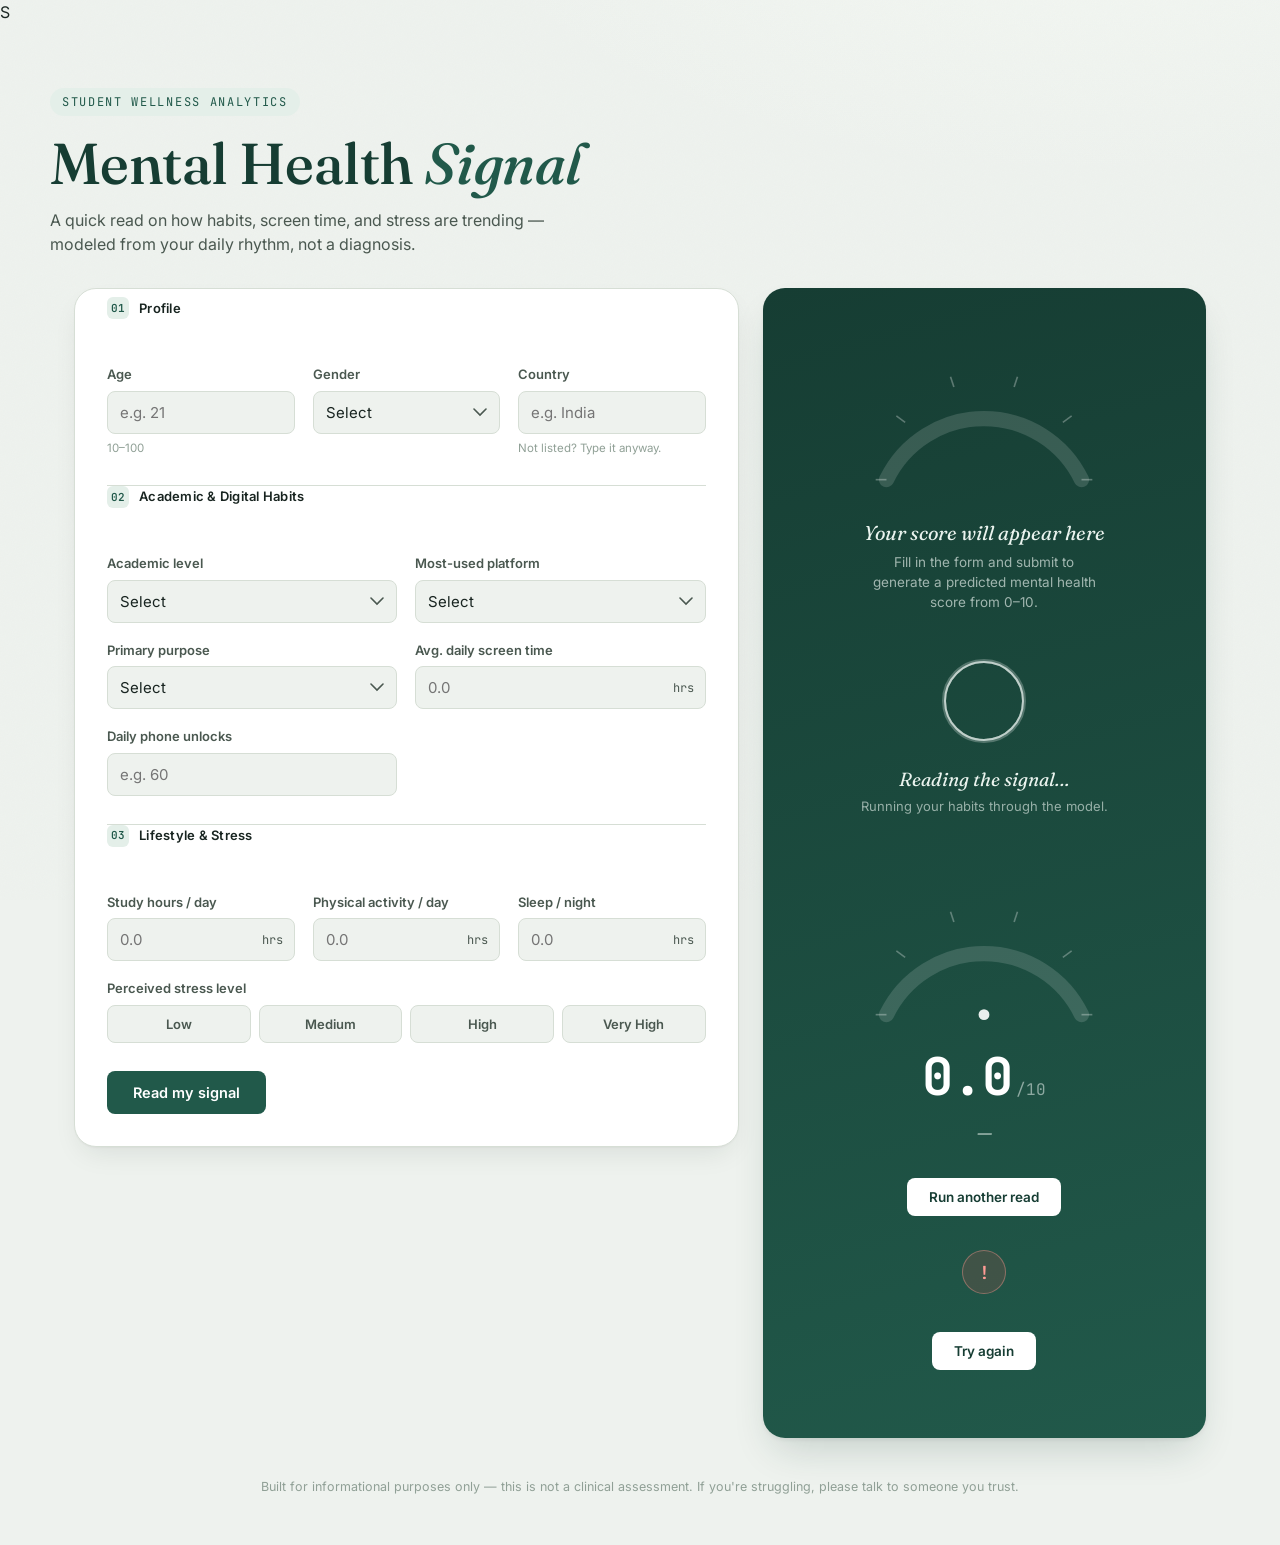
<file: index.html>
<!DOCTYPE html>
<html lang="en">
<head>
<meta charset="UTF-8" />
<meta name="viewport" content="width=device-width, initial-scale=1.0" />
<title>Mental Health Signal — Student Wellness Analytics</title>
<link rel="preconnect" href="https://fonts.googleapis.com">
<link rel="preconnect" href="https://fonts.gstatic.com" crossorigin>
<link href="https://fonts.googleapis.com/css2?family=Fraunces:ital,opsz,wght@0,9..144,400;0,9..144,500;0,9..144,600;1,9..144,500&family=Inter:wght@400;500;600;700&family=JetBrains+Mono:wght@400;500;700&display=swap" rel="stylesheet">
<link rel="stylesheet" href="style.css" />
</head>S
<body>

<div class="noise-overlay" aria-hidden="true"></div>

<header class="site-header">
  <div class="header-inner">
    <span class="eyebrow">Student Wellness Analytics</span>
    <h1 class="title">Mental Health <em>Signal</em></h1>
    <p class="subtitle">A quick read on how habits, screen time, and stress are trending — modeled from your daily rhythm, not a diagnosis.</p>
  </div>
</header>

<main class="layout">

  <!-- FORM PANEL -->
  <section class="panel form-panel" aria-labelledby="form-heading">
    <form id="predict-form" novalidate>

      <fieldset class="group">
        <legend><span class="legend-index">01</span> Profile</legend>
        <div class="grid grid-3">
          <div class="field">
            <label for="age">Age</label>
            <input type="number" id="age" name="age" min="10" max="100" step="1" required placeholder="e.g. 21" />
            <span class="hint">10–100</span>
            <span class="error-msg" data-for="age"></span>
          </div>
          <div class="field">
            <label for="gender">Gender</label>
            <select id="gender" name="gender" required>
              <option value="" disabled selected hidden>Select</option>
              <option value="Male">Male</option>
              <option value="Female">Female</option>
            </select>
            <span class="error-msg" data-for="gender"></span>
          </div>
          <div class="field">
            <label for="country">Country</label>
            <input type="text" id="country" name="country" list="country-list" required placeholder="e.g. India" autocomplete="off" />
            <datalist id="country-list">
              <option value="India"></option>
              <option value="USA"></option>
              <option value="Canada"></option>
              <option value="Australia"></option>
              <option value="UK"></option>
              <option value="Germany"></option>
              <option value="Mexico"></option>
              <option value="Turkey"></option>
              <option value="France"></option>
            </datalist>
            <span class="hint">Not listed? Type it anyway.</span>
            <span class="error-msg" data-for="country"></span>
          </div>
        </div>
      </fieldset>

      <fieldset class="group">
        <legend><span class="legend-index">02</span> Academic &amp; Digital Habits</legend>
        <div class="grid grid-2">
          <div class="field">
            <label for="academic_level">Academic level</label>
            <select id="academic_level" name="academic_level" required>
              <option value="" disabled selected hidden>Select</option>
              <option value="High School">High School</option>
              <option value="Undergraduate">Undergraduate</option>
              <option value="Graduate">Graduate</option>
            </select>
            <span class="error-msg" data-for="academic_level"></span>
          </div>
          <div class="field">
            <label for="most_used_platform">Most-used platform</label>
            <select id="most_used_platform" name="most_used_platform" required>
              <option value="" disabled selected hidden>Select</option>
              <option value="Facebook">Facebook</option>
              <option value="Instagram">Instagram</option>
              <option value="Snapchat">Snapchat</option>
              <option value="Twitter">Twitter</option>
              <option value="YouTube">YouTube</option>
              <option value="TikTok">TikTok</option>
              <option value="LinkedIn">LinkedIn</option>
              <option value="LINE">LINE</option>
              <option value="KakaoTalk">KakaoTalk</option>
              <option value="VKontakte">VKontakte</option>
              <option value="WhatsApp">WhatsApp</option>
              <option value="WeChat">WeChat</option>
            </select>
            <span class="error-msg" data-for="most_used_platform"></span>
          </div>
          <div class="field">
            <label for="purpose_of_use">Primary purpose</label>
            <select id="purpose_of_use" name="purpose_of_use" required>
              <option value="" disabled selected hidden>Select</option>
              <option value="Networking">Networking</option>
              <option value="Education">Education</option>
              <option value="Entertainment">Entertainment</option>
              <option value="News">News</option>
            </select>
            <span class="error-msg" data-for="purpose_of_use"></span>
          </div>
          <div class="field">
            <label for="avg_daily_usage_hours">Avg. daily screen time</label>
            <div class="unit-input">
              <input type="number" id="avg_daily_usage_hours" name="avg_daily_usage_hours" min="0" max="24" step="0.1" required placeholder="0.0" />
              <span class="unit">hrs</span>
            </div>
            <span class="error-msg" data-for="avg_daily_usage_hours"></span>
          </div>
          <div class="field">
            <label for="daily_unlocks">Daily phone unlocks</label>
            <input type="number" id="daily_unlocks" name="daily_unlocks" min="0" step="1" required placeholder="e.g. 60" />
            <span class="error-msg" data-for="daily_unlocks"></span>
          </div>
        </div>
      </fieldset>

      <fieldset class="group">
        <legend><span class="legend-index">03</span> Lifestyle &amp; Stress</legend>
        <div class="grid grid-3">
          <div class="field">
            <label for="study_hours">Study hours / day</label>
            <div class="unit-input">
              <input type="number" id="study_hours" name="study_hours" min="0" max="24" step="0.1" required placeholder="0.0" />
              <span class="unit">hrs</span>
            </div>
            <span class="error-msg" data-for="study_hours"></span>
          </div>
          <div class="field">
            <label for="physical_activity_hours">Physical activity / day</label>
            <div class="unit-input">
              <input type="number" id="physical_activity_hours" name="physical_activity_hours" min="0" max="24" step="0.1" required placeholder="0.0" />
              <span class="unit">hrs</span>
            </div>
            <span class="error-msg" data-for="physical_activity_hours"></span>
          </div>
          <div class="field">
            <label for="sleep_hours_per_night">Sleep / night</label>
            <div class="unit-input">
              <input type="number" id="sleep_hours_per_night" name="sleep_hours_per_night" min="0" max="24" step="0.1" required placeholder="0.0" />
              <span class="unit">hrs</span>
            </div>
            <span class="error-msg" data-for="sleep_hours_per_night"></span>
          </div>
          <div class="field field-span">
            <label for="stress_level">Perceived stress level</label>
            <div class="segmented" id="stress_level_group" data-name="stress_level">
              <button type="button" class="seg-btn" data-value="Low">Low</button>
              <button type="button" class="seg-btn" data-value="Medium">Medium</button>
              <button type="button" class="seg-btn" data-value="High">High</button>
              <button type="button" class="seg-btn" data-value="Very High">Very High</button>
            </div>
            <input type="hidden" id="stress_level" name="stress_level" required />
            <span class="error-msg" data-for="stress_level"></span>
          </div>
        </div>
      </fieldset>

      <div class="form-footer">
        <button type="submit" class="submit-btn" id="submit-btn">
          <span class="btn-label">Read my signal</span>
          <span class="btn-spinner" aria-hidden="true"></span>
        </button>
      </div>
    </form>
  </section>

  <!-- RESULT PANEL -->
  <aside class="panel result-panel" aria-live="polite">
    <div class="result-inner" id="result-inner">

      <div class="state state-idle" id="state-idle">
        <svg class="gauge gauge-idle" viewBox="0 0 240 160" aria-hidden="true">
          <path class="gauge-track" d="M 30 140 A 100 100 0 0 1 210 140" />
          <g class="gauge-ticks"></g>
        </svg>
        <p class="idle-label">Your score will appear here</p>
        <p class="idle-copy">Fill in the form and submit to generate a predicted mental health score from 0–10.</p>
      </div>

      <div class="state state-loading" id="state-loading" hidden>
        <div class="pulse-ring"></div>
        <p class="loading-label">Reading the signal…</p>
        <p class="loading-copy">Running your habits through the model.</p>
      </div>

      <div class="state state-result" id="state-result" hidden>
        <svg class="gauge gauge-result" viewBox="0 0 240 160" aria-hidden="true">
          <defs>
            <linearGradient id="gaugeGradient" x1="0%" y1="0%" x2="100%" y2="0%">
              <stop offset="0%" stop-color="#D9534F"/>
              <stop offset="45%" stop-color="#E3B341"/>
              <stop offset="100%" stop-color="#4C9A78"/>
            </linearGradient>
          </defs>
          <path class="gauge-track" d="M 30 140 A 100 100 0 0 1 210 140" />
          <path class="gauge-fill" id="gauge-fill" d="M 30 140 A 100 100 0 0 1 210 140" />
          <g class="gauge-ticks"></g>
          <circle class="gauge-needle-hub" cx="120" cy="140" r="5" />
        </svg>
        <div class="score-readout">
          <span class="score-number" id="score-number">0.0</span>
          <span class="score-max">/10</span>
        </div>
        <p class="score-band" id="score-band">—</p>
        <p class="score-context" id="score-context"></p>
        <button type="button" class="reset-btn" id="reset-btn">Run another read</button>
      </div>

      <div class="state state-error" id="state-error" hidden>
        <div class="error-icon" aria-hidden="true">!</div>
        <p class="error-copy" id="error-copy"></p>
        <button type="button" class="reset-btn" id="error-retry-btn">Try again</button>
      </div>

    </div>
  </aside>

</main>

<footer class="site-footer">
  <p>Built for informational purposes only — this is not a clinical assessment. If you're struggling, please talk to someone you trust.</p>
</footer>

<script src="script.js"></script>
</body>
</html>
</file>
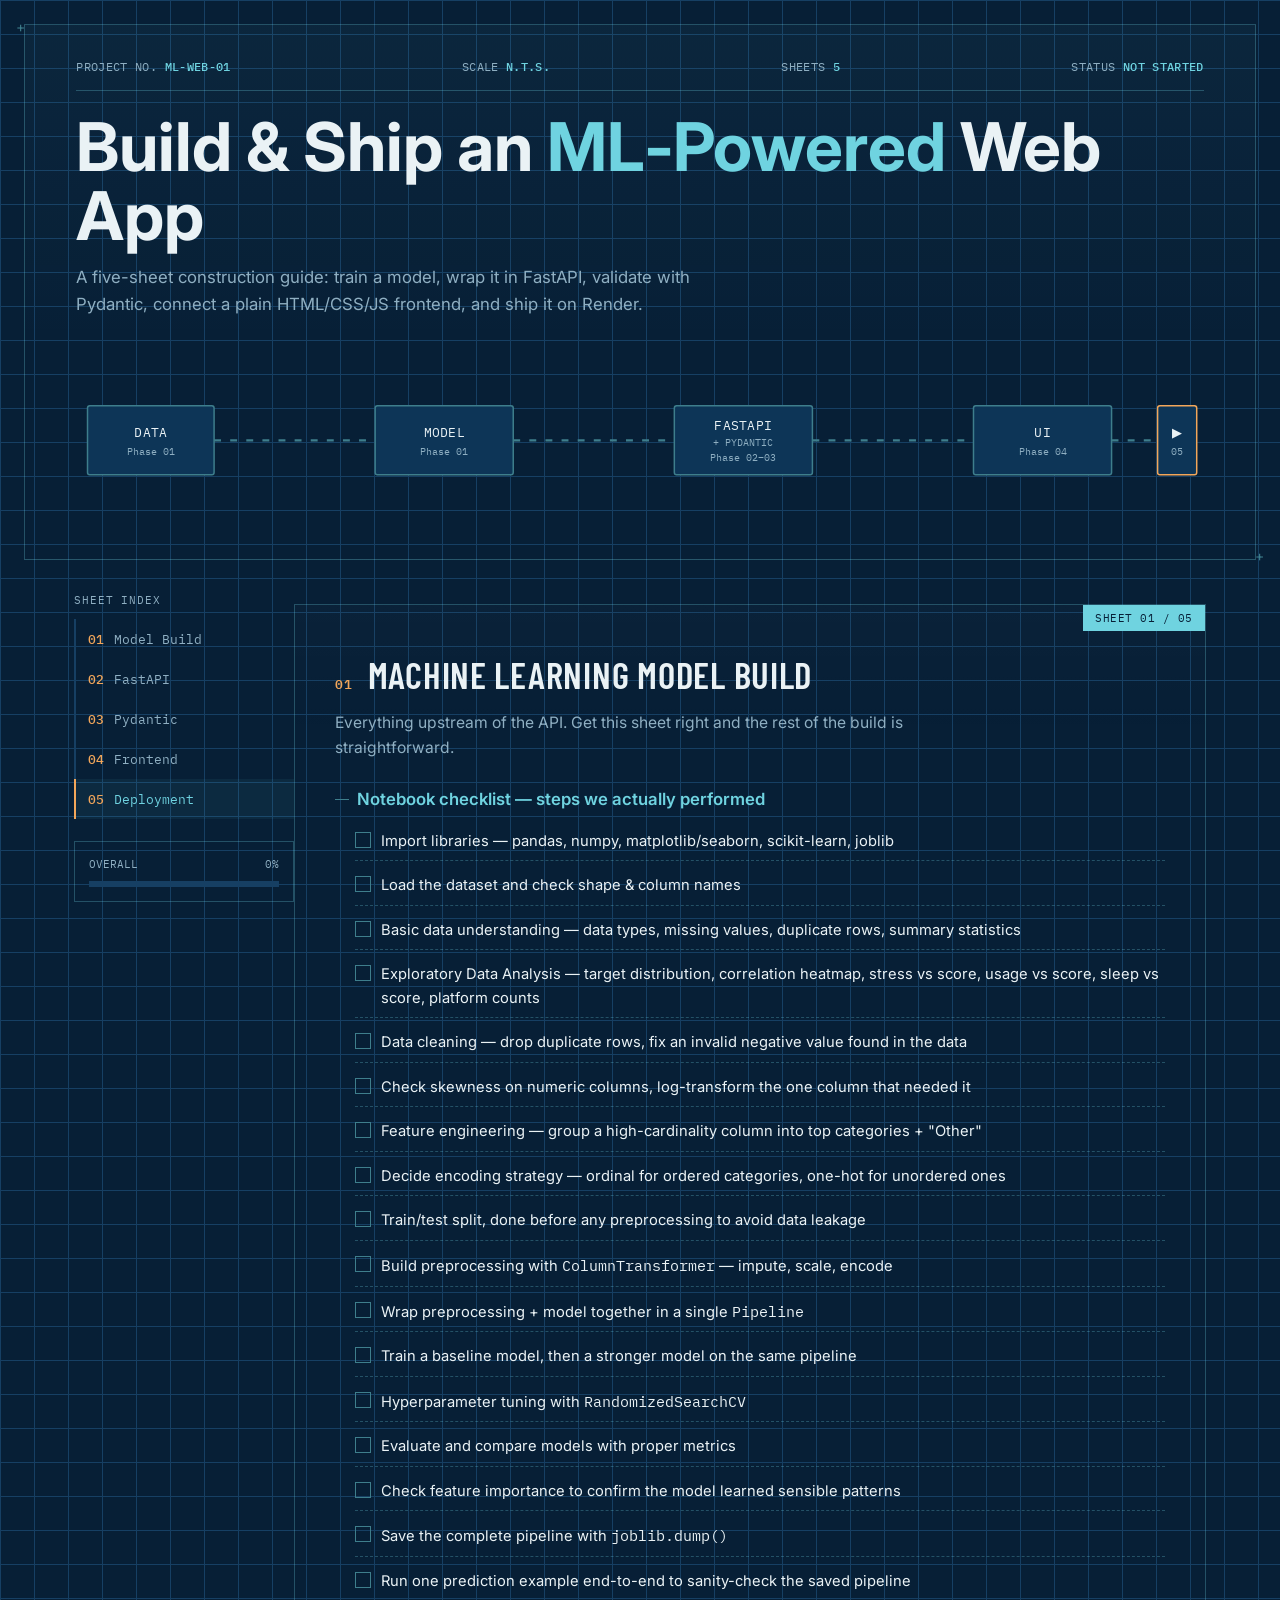
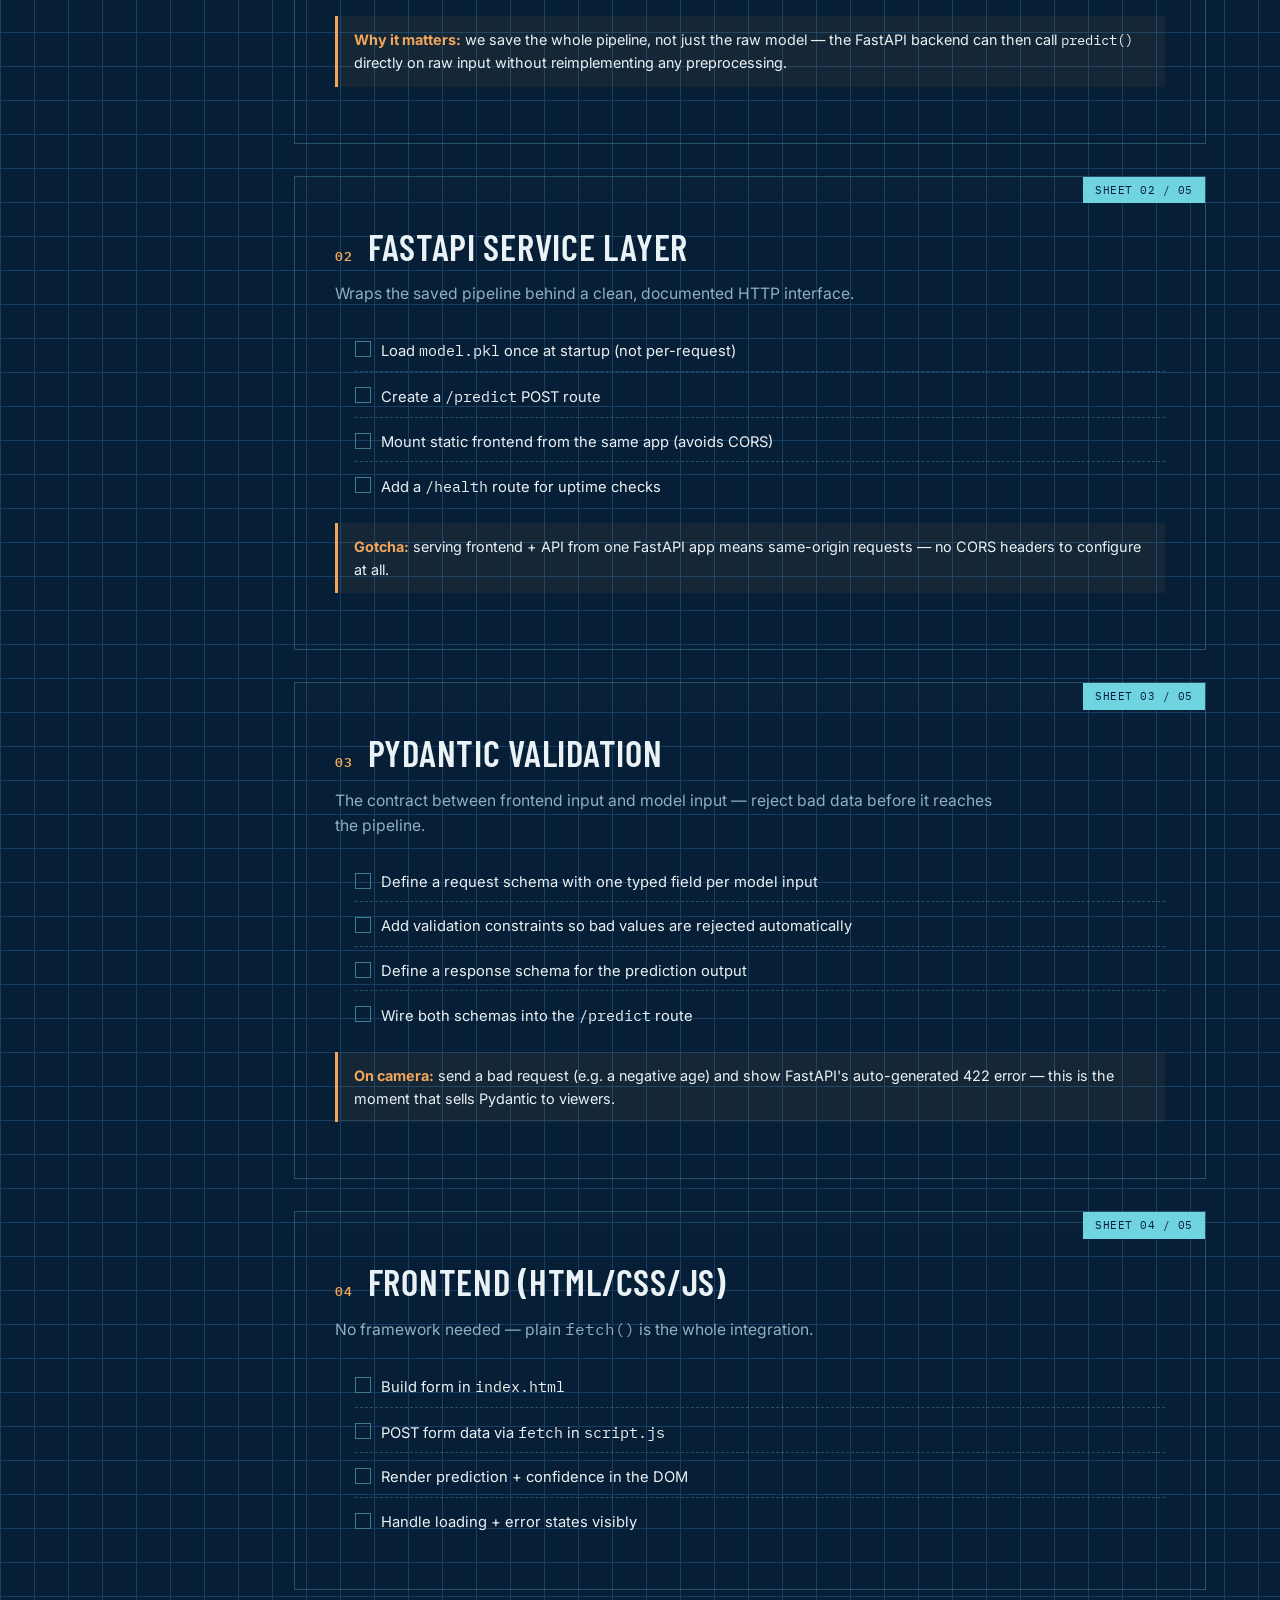
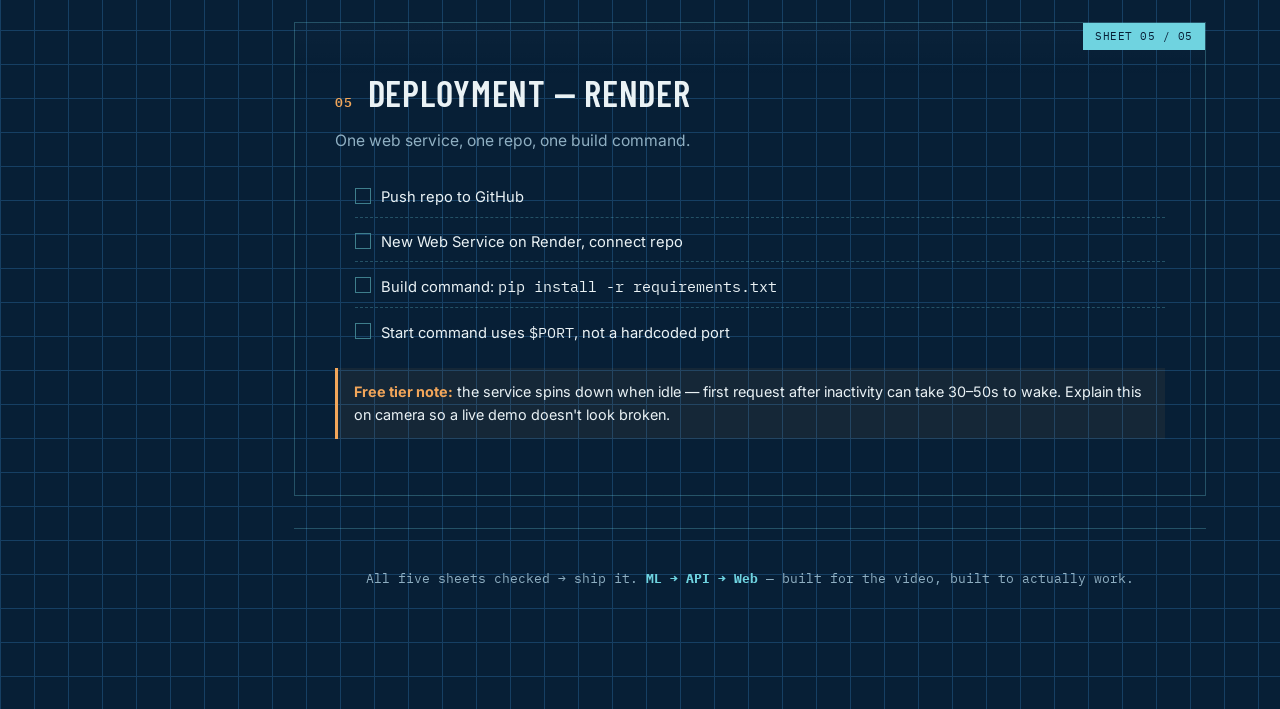
<file: ML_Project.html>
<!DOCTYPE html>
<html lang="en">
<head>
<meta charset="UTF-8">
<meta name="viewport" content="width=device-width, initial-scale=1.0">
<title>ML → API → Web — Build Blueprint</title>
<link rel="preconnect" href="https://fonts.googleapis.com">
<link href="https://fonts.googleapis.com/css2?family=Barlow+Condensed:wght@500;600;700&family=Inter:wght@400;500;600&family=IBM+Plex+Mono:wght@400;500&display=swap" rel="stylesheet">
<style>
  :root{
    --navy:#0A2E4D;
    --navy-deep:#071F36;
    --grid:#163F63;
    --cyan:#6FD3E0;
    --cyan-dim:#3E7E8C;
    --paper:#EAF2F5;
    --slate:#8FAFC2;
    --amber:#F2A65A;
    --sheet:#0D3557;
    --line:rgba(111,211,224,0.28);
  }
  *{box-sizing:border-box; margin:0; padding:0;}
  html{scroll-behavior:smooth;}
  body{
    background:var(--navy-deep);
    background-image:
      linear-gradient(var(--grid) 1px, transparent 1px),
      linear-gradient(90deg, var(--grid) 1px, transparent 1px);
    background-size:34px 34px;
    color:var(--paper);
    font-family:'Inter', sans-serif;
    line-height:1.6;
  }
  ::selection{background:var(--amber); color:var(--navy-deep);}
  a{color:var(--cyan);}

  .display{font-family:'Barlow Condensed', sans-serif; text-transform:uppercase; letter-spacing:0.04em;}
  code, .mono{font-family:'IBM Plex Mono', monospace;}

  /* ===== Title block / hero ===== */
  .titleblock{
    border:1px solid var(--line);
    margin:24px;
    padding:32px clamp(20px,4vw,56px);
    position:relative;
    background:linear-gradient(180deg, rgba(111,211,224,0.04), transparent 60%);
  }
  .titleblock::before, .titleblock::after{
    content:'+'; position:absolute; color:var(--cyan-dim); font-size:14px;
  }
  .titleblock::before{top:-9px; left:-9px;}
  .titleblock::after{bottom:-9px; right:-9px;}
  .stamp-row{
    display:flex; justify-content:space-between; flex-wrap:wrap; gap:12px;
    font-family:'IBM Plex Mono', monospace; font-size:12px; color:var(--slate);
    border-bottom:1px solid var(--line); padding-bottom:14px; margin-bottom:22px;
    letter-spacing:0.03em;
  }
  .stamp-row span b{color:var(--cyan); font-weight:500;}
  h1.proj-title{
    font-size:clamp(2.2rem, 5.5vw, 4.2rem);
    line-height:1.02; font-weight:700; color:var(--paper);
  }
  h1.proj-title em{color:var(--cyan); font-style:normal;}
  .proj-sub{color:var(--slate); font-size:1.05rem; margin-top:14px; max-width:640px;}

  /* ===== schematic pipeline ===== */
  .schematic{margin-top:36px; overflow-x:auto;}
  .schematic svg{width:100%; min-width:560px; height:auto; display:block;}
  .flow-line{stroke:var(--cyan-dim); stroke-width:2; fill:none; stroke-dasharray:6 8;
    animation:flow 1.6s linear infinite;}
  @keyframes flow{to{stroke-dashoffset:-56;}}
  .node-box{fill:var(--sheet); stroke:var(--cyan-dim); stroke-width:1.3;}
  .node-box.active{stroke:var(--amber);}
  .node-label{font-family:'IBM Plex Mono', monospace; font-size:11px; fill:var(--paper); letter-spacing:0.02em;}
  .node-sub{font-family:'IBM Plex Mono', monospace; font-size:9px; fill:var(--slate);}

  /* ===== layout ===== */
  .layout{display:grid; grid-template-columns:220px 1fr; gap:0; max-width:1180px; margin:0 auto; padding:0 24px 80px;}
  @media (max-width:860px){ .layout{grid-template-columns:1fr;} }

  /* sidebar */
  .sidebar{position:sticky; top:20px; align-self:start; height:fit-content; padding-top:8px;}
  @media (max-width:860px){
    .sidebar{position:relative; top:0; display:flex; overflow-x:auto; gap:8px; padding:12px 0; margin-bottom:8px;}
  }
  .sheet-index{font-family:'IBM Plex Mono', monospace; font-size:11px; color:var(--slate); text-transform:uppercase; letter-spacing:0.08em; margin-bottom:10px;}
  .nav-item{
    display:flex; align-items:center; gap:10px;
    padding:10px 12px; border-left:2px solid var(--grid);
    font-family:'IBM Plex Mono', monospace; font-size:12.5px; color:var(--slate);
    cursor:pointer; text-decoration:none; transition:.15s;
    white-space:nowrap;
  }
  .nav-item:hover{color:var(--paper); border-left-color:var(--cyan-dim);}
  .nav-item.active{color:var(--cyan); border-left-color:var(--amber); background:rgba(111,211,224,0.06);}
  .nav-item .num{color:var(--amber); font-weight:500;}
  .progress-wrap{margin-top:22px; padding:14px; border:1px solid var(--line);}
  .progress-wrap .label{font-family:'IBM Plex Mono', monospace; font-size:10.5px; color:var(--slate); display:flex; justify-content:space-between; margin-bottom:8px;}
  .progress-bar{height:6px; background:var(--grid); position:relative; overflow:hidden;}
  .progress-fill{height:100%; background:var(--amber); width:0%; transition:width .35s ease;}

  /* main sheets */
  .sheet{
    border:1px solid var(--line); margin:20px 0 32px; padding:clamp(20px,3.5vw,40px);
    position:relative; scroll-margin-top:20px;
    background:linear-gradient(180deg, rgba(255,255,255,0.015), transparent 12%);
  }
  .sheet-corner{
    position:absolute; top:0; right:0; font-family:'IBM Plex Mono', monospace;
    font-size:10.5px; color:var(--navy-deep); background:var(--cyan);
    padding:5px 12px; letter-spacing:0.05em;
  }
  .sheet h2{
    font-family:'Barlow Condensed', sans-serif; text-transform:uppercase; letter-spacing:0.02em;
    font-size:clamp(1.6rem,3vw,2.3rem); color:var(--paper); font-weight:600;
    display:flex; align-items:baseline; gap:14px; margin-bottom:6px;
  }
  .sheet h2 .tag{font-family:'IBM Plex Mono',monospace; font-size:13px; color:var(--amber); letter-spacing:0.1em;}
  .sheet .deck{color:var(--slate); font-size:.98rem; margin-bottom:26px; max-width:680px;}
  .sheet h3{font-size:1.05rem; color:var(--cyan); font-weight:600; margin:26px 0 10px; display:flex; align-items:center; gap:8px;}
  .sheet h3::before{content:''; width:14px; height:1px; background:var(--cyan-dim); display:inline-block;}
  .sheet p{color:var(--paper); font-size:.95rem; margin-bottom:10px; max-width:700px;}
  .sheet ul{margin:8px 0 8px 20px; color:var(--paper); font-size:.94rem;}
  .sheet ul li{margin-bottom:6px;}
  .sheet ul li b{color:var(--cyan);}

  /* checklist */
  .checklist{list-style:none; margin:12px 0 4px; padding:0;}
  .checklist li{
    display:flex; align-items:flex-start; gap:10px; padding:7px 0;
    border-bottom:1px dashed var(--line); font-size:.92rem;
  }
  .checklist li:last-child{border-bottom:none;}
  .checklist input[type=checkbox]{
    appearance:none; width:16px; height:16px; min-width:16px; margin-top:2px;
    border:1px solid var(--cyan-dim); background:transparent; cursor:pointer; position:relative;
  }
  .checklist input[type=checkbox]:checked{background:var(--amber); border-color:var(--amber);}
  .checklist input[type=checkbox]:checked::after{
    content:'✓'; position:absolute; top:-3px; left:2px; font-size:12px; color:var(--navy-deep);
  }
  .checklist label{cursor:pointer;}
  .checklist li.done label{color:var(--slate); text-decoration:line-through;}

  /* code blocks */
  .code-wrap{position:relative; margin:14px 0 18px;}
  pre{
    background:var(--navy-deep); border:1px solid var(--line); padding:16px 18px;
    overflow-x:auto; font-size:.83rem; color:#CFE9EE; border-left:3px solid var(--cyan-dim);
  }
  .copy-btn{
    position:absolute; top:8px; right:8px; font-family:'IBM Plex Mono',monospace; font-size:10.5px;
    background:var(--sheet); color:var(--slate); border:1px solid var(--line);
    padding:4px 9px; cursor:pointer; letter-spacing:.04em; transition:.15s;
  }
  .copy-btn:hover{color:var(--cyan); border-color:var(--cyan-dim);}
  .copy-btn.copied{color:var(--amber); border-color:var(--amber);}

  /* accordion */
  .accordion{border:1px solid var(--line); margin:14px 0;}
  .accordion-head{
    display:flex; justify-content:space-between; align-items:center; cursor:pointer;
    padding:12px 16px; font-family:'IBM Plex Mono', monospace; font-size:.85rem; color:var(--cyan);
    user-select:none;
  }
  .accordion-head .plus{color:var(--amber); transition:transform .2s;}
  .accordion.open .plus{transform:rotate(45deg);}
  .accordion-body{max-height:0; overflow:hidden; transition:max-height .3s ease; padding:0 16px;}
  .accordion.open .accordion-body{padding:4px 16px 16px;}

  /* tabs */
  .tabs{display:flex; gap:4px; margin:16px 0 0; flex-wrap:wrap;}
  .tab-btn{
    font-family:'IBM Plex Mono',monospace; font-size:.78rem; padding:8px 14px;
    background:var(--sheet); color:var(--slate); border:1px solid var(--line); cursor:pointer;
  }
  .tab-btn.active{color:var(--navy-deep); background:var(--cyan); border-color:var(--cyan);}
  .tab-panel{display:none; border:1px solid var(--line); border-top:none; padding:16px;}
  .tab-panel.active{display:block;}

  .callout{
    border-left:3px solid var(--amber); background:rgba(242,166,90,0.06);
    padding:12px 16px; margin:16px 0; font-size:.9rem; color:var(--paper);
  }
  .callout b{color:var(--amber);}

  footer{
    text-align:center; padding:40px 24px; color:var(--slate); font-family:'IBM Plex Mono', monospace;
    font-size:.8rem; border-top:1px solid var(--line); margin-top:20px;
  }
  footer b{color:var(--cyan);}
</style>
</head>
<body>

<div class="titleblock">
  <div class="stamp-row">
    <span>PROJECT NO. <b>ML-WEB-01</b></span>
    <span>SCALE <b>N.T.S.</b></span>
    <span>SHEETS <b id="sheetCountLabel">5</b></span>
    <span>STATUS <b id="statusStamp">IN PROGRESS</b></span>
  </div>
  <h1 class="proj-title">Build &amp; Ship an <em>ML‑Powered</em> Web App</h1>
  <p class="proj-sub">A five-sheet construction guide: train a model, wrap it in FastAPI, validate with Pydantic, connect a plain HTML/CSS/JS frontend, and ship it on Render.</p>

  <div class="schematic">
    <svg viewBox="0 0 980 150" id="pipelineSvg">
      <!-- connecting lines -->
      <path class="flow-line" d="M120,75 L260,75"></path>
      <path class="flow-line" d="M380,75 L520,75"></path>
      <path class="flow-line" d="M640,75 L780,75"></path>
      <path class="flow-line" d="M900,75 L940,75"></path>
      <!-- nodes -->
      <g id="node-0"><rect class="node-box" x="10" y="45" width="110" height="60" rx="2"></rect>
        <text class="node-label" x="65" y="72" text-anchor="middle">DATA</text>
        <text class="node-sub" x="65" y="88" text-anchor="middle">Phase 01</text></g>
      <g id="node-1"><rect class="node-box" x="260" y="45" width="120" height="60" rx="2"></rect>
        <text class="node-label" x="320" y="72" text-anchor="middle">MODEL</text>
        <text class="node-sub" x="320" y="88" text-anchor="middle">Phase 01</text></g>
      <g id="node-2"><rect class="node-box" x="520" y="45" width="120" height="60" rx="2"></rect>
        <text class="node-label" x="580" y="66" text-anchor="middle">FASTAPI</text>
        <text class="node-sub" x="580" y="80" text-anchor="middle">+ PYDANTIC</text>
        <text class="node-sub" x="580" y="93" text-anchor="middle">Phase 02–03</text></g>
      <g id="node-3"><rect class="node-box" x="780" y="45" width="120" height="60" rx="2"></rect>
        <text class="node-label" x="840" y="72" text-anchor="middle">UI</text>
        <text class="node-sub" x="840" y="88" text-anchor="middle">Phase 04</text></g>
      <g id="node-4"><rect class="node-box" x="940" y="45" width="34" height="60" rx="2"></rect>
        <text class="node-label" x="957" y="72" text-anchor="middle" font-size="9">▶</text>
        <text class="node-sub" x="957" y="88" text-anchor="middle">05</text></g>
    </svg>
  </div>
</div>

<div class="layout">
  <aside class="sidebar">
    <div class="sheet-index">Sheet Index</div>
    <a class="nav-item" data-target="phase1"><span class="num">01</span> Model Build</a>
    <a class="nav-item" data-target="phase2"><span class="num">02</span> FastAPI</a>
    <a class="nav-item" data-target="phase3"><span class="num">03</span> Pydantic</a>
    <a class="nav-item" data-target="phase4"><span class="num">04</span> Frontend</a>
    <a class="nav-item" data-target="phase5"><span class="num">05</span> Deployment</a>

    <div class="progress-wrap">
      <div class="label"><span>OVERALL</span><span id="overallPct">0%</span></div>
      <div class="progress-bar"><div class="progress-fill" id="overallFill"></div></div>
    </div>
  </aside>

  <main>

    <!-- PHASE 1 -->
    <section class="sheet" id="phase1">
      <div class="sheet-corner">SHEET 01 / 05</div>
      <h2><span class="tag">01</span> Machine Learning Model Build</h2>
      <p class="deck">Everything upstream of the API. Get this sheet right and the rest of the build is straightforward.</p>

      <h3>Notebook checklist — steps we actually performed</h3>
      <ul class="checklist" data-phase="1">
        <li><input type="checkbox" id="c1-1"><label for="c1-1">Import libraries — pandas, numpy, matplotlib/seaborn, scikit-learn, joblib</label></li>
        <li><input type="checkbox" id="c1-2"><label for="c1-2">Load the dataset and check shape &amp; column names</label></li>
        <li><input type="checkbox" id="c1-3"><label for="c1-3">Basic data understanding — data types, missing values, duplicate rows, summary statistics</label></li>
        <li><input type="checkbox" id="c1-4"><label for="c1-4">Exploratory Data Analysis — target distribution, correlation heatmap, stress vs score, usage vs score, sleep vs score, platform counts</label></li>
        <li><input type="checkbox" id="c1-5"><label for="c1-5">Data cleaning — drop duplicate rows, fix an invalid negative value found in the data</label></li>
        <li><input type="checkbox" id="c1-6"><label for="c1-6">Check skewness on numeric columns, log-transform the one column that needed it</label></li>
        <li><input type="checkbox" id="c1-7"><label for="c1-7">Feature engineering — group a high-cardinality column into top categories + "Other"</label></li>
        <li><input type="checkbox" id="c1-8"><label for="c1-8">Decide encoding strategy — ordinal for ordered categories, one-hot for unordered ones</label></li>
        <li><input type="checkbox" id="c1-9"><label for="c1-9">Train/test split, done before any preprocessing to avoid data leakage</label></li>
        <li><input type="checkbox" id="c1-10"><label for="c1-10">Build preprocessing with <code>ColumnTransformer</code> — impute, scale, encode</label></li>
        <li><input type="checkbox" id="c1-11"><label for="c1-11">Wrap preprocessing + model together in a single <code>Pipeline</code></label></li>
        <li><input type="checkbox" id="c1-12"><label for="c1-12">Train a baseline model, then a stronger model on the same pipeline</label></li>
        <li><input type="checkbox" id="c1-13"><label for="c1-13">Hyperparameter tuning with <code>RandomizedSearchCV</code></label></li>
        <li><input type="checkbox" id="c1-14"><label for="c1-14">Evaluate and compare models with proper metrics</label></li>
        <li><input type="checkbox" id="c1-15"><label for="c1-15">Check feature importance to confirm the model learned sensible patterns</label></li>
        <li><input type="checkbox" id="c1-16"><label for="c1-16">Save the complete pipeline with <code>joblib.dump()</code></label></li>
        <li><input type="checkbox" id="c1-17"><label for="c1-17">Run one prediction example end-to-end to sanity-check the saved pipeline</label></li>
      </ul>

      <div class="callout"><b>Why it matters:</b> we save the whole pipeline, not just the raw model — the FastAPI backend can then call <code>predict()</code> directly on raw input without reimplementing any preprocessing.</div>
    </section>

    <!-- PHASE 2 -->
    <section class="sheet" id="phase2">
      <div class="sheet-corner">SHEET 02 / 05</div>
      <h2><span class="tag">02</span> FastAPI Service Layer</h2>
      <p class="deck">Wraps the saved pipeline behind a clean, documented HTTP interface.</p>

      <ul class="checklist" data-phase="2">
        <li><input type="checkbox" id="c2-1"><label for="c2-1">Load <code>model.pkl</code> once at startup (not per-request)</label></li>
        <li><input type="checkbox" id="c2-2"><label for="c2-2">Create a <code>/predict</code> POST route</label></li>
        <li><input type="checkbox" id="c2-3"><label for="c2-3">Mount static frontend from the same app (avoids CORS)</label></li>
        <li><input type="checkbox" id="c2-4"><label for="c2-4">Add a <code>/health</code> route for uptime checks</label></li>
      </ul>

      <div class="callout"><b>Gotcha:</b> serving frontend + API from one FastAPI app means same-origin requests — no CORS headers to configure at all.</div>
    </section>

    <!-- PHASE 3 -->
    <section class="sheet" id="phase3">
      <div class="sheet-corner">SHEET 03 / 05</div>
      <h2><span class="tag">03</span> Pydantic Validation</h2>
      <p class="deck">The contract between frontend input and model input — reject bad data before it reaches the pipeline.</p>

      <ul class="checklist" data-phase="3">
        <li><input type="checkbox" id="c3-1"><label for="c3-1">Define a request schema with one typed field per model input</label></li>
        <li><input type="checkbox" id="c3-2"><label for="c3-2">Add validation constraints so bad values are rejected automatically</label></li>
        <li><input type="checkbox" id="c3-3"><label for="c3-3">Define a response schema for the prediction output</label></li>
        <li><input type="checkbox" id="c3-4"><label for="c3-4">Wire both schemas into the <code>/predict</code> route</label></li>
      </ul>

      <div class="callout"><b>On camera:</b> send a bad request (e.g. a negative age) and show FastAPI's auto-generated 422 error — this is the moment that sells Pydantic to viewers.</div>
    </section>

    <!-- PHASE 4 -->
    <section class="sheet" id="phase4">
      <div class="sheet-corner">SHEET 04 / 05</div>
      <h2><span class="tag">04</span> Frontend (HTML/CSS/JS)</h2>
      <p class="deck">No framework needed — plain <code>fetch()</code> is the whole integration.</p>

      <ul class="checklist" data-phase="4">
        <li><input type="checkbox" id="c4-1"><label for="c4-1">Build form in <code>index.html</code></label></li>
        <li><input type="checkbox" id="c4-2"><label for="c4-2">POST form data via <code>fetch</code> in <code>script.js</code></label></li>
        <li><input type="checkbox" id="c4-3"><label for="c4-3">Render prediction + confidence in the DOM</label></li>
        <li><input type="checkbox" id="c4-4"><label for="c4-4">Handle loading + error states visibly</label></li>
      </ul>

    </section>

    <!-- PHASE 5 -->
    <section class="sheet" id="phase5">
      <div class="sheet-corner">SHEET 05 / 05</div>
      <h2><span class="tag">05</span> Deployment — Render</h2>
      <p class="deck">One web service, one repo, one build command.</p>

      <ul class="checklist" data-phase="5">
        <li><input type="checkbox" id="c5-1"><label for="c5-1">Push repo to GitHub</label></li>
        <li><input type="checkbox" id="c5-2"><label for="c5-2">New Web Service on Render, connect repo</label></li>
        <li><input type="checkbox" id="c5-3"><label for="c5-3">Build command: <code>pip install -r requirements.txt</code></label></li>
        <li><input type="checkbox" id="c5-4"><label for="c5-4">Start command uses <code>$PORT</code>, not a hardcoded port</label></li>
      </ul>

      <div class="callout"><b>Free tier note:</b> the service spins down when idle — first request after inactivity can take 30–50s to wake. Explain this on camera so a live demo doesn't look broken.</div>
    </section>

    <footer>
      All five sheets checked → ship it. <b>ML → API → Web</b> — built for the video, built to actually work.
    </footer>
  </main>
</div>

<script>
(function(){
  // ---- checklist state + progress ----
  const phases = {1:8, 2:4, 3:0, 4:4, 5:4}; // item counts per phase (phase3 has none, counted via itself if added later)
  const allBoxes = Array.from(document.querySelectorAll('.checklist input[type=checkbox]'));

  function updateProgress(){
    const total = allBoxes.length;
    const checked = allBoxes.filter(b => b.checked).length;
    const pct = total ? Math.round((checked/total)*100) : 0;
    document.getElementById('overallPct').textContent = pct + '%';
    document.getElementById('overallFill').style.width = pct + '%';
    document.getElementById('statusStamp').textContent = pct === 100 ? 'COMPLETE' : (pct === 0 ? 'NOT STARTED' : 'IN PROGRESS');
  }

  allBoxes.forEach(box => {
    box.addEventListener('change', () => {
      box.closest('li').classList.toggle('done', box.checked);
      updateProgress();
    });
  });
  updateProgress();

  // ---- copy buttons ----
  document.querySelectorAll('.copy-btn').forEach(btn => {
    btn.addEventListener('click', () => {
      const pre = btn.nextElementSibling;
      navigator.clipboard.writeText(pre.textContent).then(() => {
        btn.textContent = 'COPIED';
        btn.classList.add('copied');
        setTimeout(() => { btn.textContent = 'COPY'; btn.classList.remove('copied'); }, 1400);
      });
    });
  });

  // ---- accordion ----
  document.querySelectorAll('.accordion-head').forEach(head => {
    head.addEventListener('click', () => {
      const acc = head.parentElement;
      const body = acc.querySelector('.accordion-body');
      const isOpen = acc.classList.toggle('open');
      body.style.maxHeight = isOpen ? body.scrollHeight + 'px' : '0px';
    });
  });

  // ---- tabs ----
  document.querySelectorAll('[data-tabgroup]').forEach(group => {
    const buttons = group.querySelectorAll('.tab-btn');
    buttons.forEach(btn => {
      btn.addEventListener('click', () => {
        buttons.forEach(b => b.classList.remove('active'));
        btn.classList.add('active');
        const panels = group.parentElement.querySelectorAll('.tab-panel');
        panels.forEach(p => p.classList.toggle('active', p.dataset.panel === btn.dataset.tab));
      });
    });
  });

  // ---- sidebar nav + scroll spy ----
  const navItems = document.querySelectorAll('.nav-item');
  const sections = Array.from(navItems).map(n => document.getElementById(n.dataset.target));

  navItems.forEach(item => {
    item.addEventListener('click', (e) => {
      e.preventDefault();
      document.getElementById(item.dataset.target).scrollIntoView({behavior:'smooth', block:'start'});
    });
  });

  const observer = new IntersectionObserver((entries) => {
    entries.forEach(entry => {
      if (entry.isIntersecting){
        navItems.forEach(n => n.classList.toggle('active', n.dataset.target === entry.target.id));
        const idx = sections.findIndex(s => s.id === entry.target.id);
        document.querySelectorAll('.node-box').forEach(nb => nb.classList.remove('active'));
        const node = document.getElementById('node-' + Math.min(idx, 4));
        if (node) node.querySelector('.node-box').classList.add('active');
      }
    });
  }, {rootMargin: '-40% 0px -50% 0px'});

  sections.forEach(s => s && observer.observe(s));
})();
</script>

</body>
</html>
</file>
<file: style.css>
/* =========================================================
   TOKENS
   ========================================================= */
:root {
  --ink:        #182420;
  --ink-soft:   #4A5850;
  --paper:      #EEF2EE;
  --paper-deep: #E2E8E1;
  --surface:    #FFFFFF;
  --line:       #D6DED5;

  --pine:       #21594A;
  --pine-deep:  #163D33;
  --pine-tint:  #E4EFE9;

  --amber:      #E3B341;
  --coral:      #D9534F;
  --sage:       #4C9A78;

  --font-display: 'Fraunces', Georgia, serif;
  --font-body:    'Inter', -apple-system, sans-serif;
  --font-mono:    'JetBrains Mono', 'SFMono-Regular', monospace;

  --radius-sm: 8px;
  --radius-md: 14px;
  --radius-lg: 22px;

  --shadow-card: 0 1px 2px rgba(24,36,32,0.04), 0 12px 28px -8px rgba(24,36,32,0.10);
  --shadow-lift: 0 2px 4px rgba(24,36,32,0.06), 0 20px 40px -12px rgba(22,61,51,0.20);
}

* { box-sizing: border-box; }

html { -webkit-font-smoothing: antialiased; }

body {
  margin: 0;
  background:
    radial-gradient(1200px 600px at 85% -10%, #F4F8F3 0%, transparent 55%),
    var(--paper);
  color: var(--ink);
  font-family: var(--font-body);
  line-height: 1.5;
  position: relative;
}

.noise-overlay {
  position: fixed;
  inset: 0;
  pointer-events: none;
  z-index: 0;
  opacity: 0.025;
  background-image: url("data:image/svg+xml,%3Csvg xmlns='http://www.w3.org/2000/svg' width='90' height='90'%3E%3Cfilter id='n'%3E%3CfeTurbulence type='fractalNoise' baseFrequency='0.9' numOctaves='2' stitchTiles='stitch'/%3E%3C/filter%3E%3Crect width='100%25' height='100%25' filter='url(%23n)'/%3E%3C/svg%3E");
}

/* =========================================================
   HEADER
   ========================================================= */
.site-header {
  padding: 64px 24px 32px;
  position: relative;
  z-index: 1;
}

.header-inner {
  max-width: 1180px;
  margin: 0 auto;
}

.eyebrow {
  display: inline-block;
  font-family: var(--font-mono);
  font-size: 12px;
  letter-spacing: 0.14em;
  text-transform: uppercase;
  color: var(--pine);
  background: var(--pine-tint);
  padding: 5px 12px;
  border-radius: 100px;
  margin-bottom: 18px;
}

.title {
  font-family: var(--font-display);
  font-weight: 500;
  font-size: clamp(2.4rem, 5vw, 3.6rem);
  line-height: 1.05;
  margin: 0 0 14px;
  letter-spacing: -0.01em;
  color: var(--pine-deep);
}

.title em {
  font-style: italic;
  font-weight: 500;
  color: var(--pine);
}

.subtitle {
  max-width: 560px;
  font-size: 16px;
  color: var(--ink-soft);
  margin: 0;
}

/* =========================================================
   LAYOUT
   ========================================================= */
.layout {
  max-width: 1180px;
  margin: 0 auto;
  padding: 0 24px 40px;
  display: grid;
  grid-template-columns: 1.5fr 1fr;
  gap: 24px;
  align-items: start;
  position: relative;
  z-index: 1;
}

.panel {
  background: var(--surface);
  border-radius: var(--radius-lg);
  border: 1px solid var(--line);
  box-shadow: var(--shadow-card);
}

.form-panel { padding: 8px 32px 32px; }

.result-panel {
  position: sticky;
  top: 24px;
  min-height: 520px;
  background: linear-gradient(165deg, var(--pine-deep) 0%, var(--pine) 100%);
  border: none;
  box-shadow: var(--shadow-lift);
  display: flex;
  color: #EAF3EE;
}

/* =========================================================
   FORM
   ========================================================= */
fieldset.group {
  border: none;
  margin: 0;
  padding: 28px 0;
  border-bottom: 1px solid var(--line);
}
fieldset.group:last-of-type { border-bottom: none; padding-bottom: 8px; }

legend {
  font-family: var(--font-body);
  font-weight: 600;
  font-size: 13px;
  letter-spacing: 0.02em;
  color: var(--ink);
  display: flex;
  align-items: center;
  gap: 10px;
  padding: 0;
  margin-bottom: 18px;
}

.legend-index {
  font-family: var(--font-mono);
  font-size: 11px;
  color: var(--pine);
  background: var(--pine-tint);
  width: 22px;
  height: 22px;
  border-radius: 6px;
  display: inline-flex;
  align-items: center;
  justify-content: center;
}

.grid {
  display: grid;
  gap: 18px;
}
.grid-2 { grid-template-columns: repeat(2, 1fr); }
.grid-3 { grid-template-columns: repeat(3, 1fr); }

.field { display: flex; flex-direction: column; gap: 6px; position: relative; }
.field-span { grid-column: 1 / -1; }

label {
  font-size: 13px;
  font-weight: 600;
  color: var(--ink-soft);
}

input[type="text"],
input[type="number"],
select {
  font-family: var(--font-body);
  font-size: 15px;
  color: var(--ink);
  background: var(--paper);
  border: 1.5px solid var(--line);
  border-radius: var(--radius-sm);
  padding: 11px 12px;
  width: 100%;
  transition: border-color 0.15s ease, background 0.15s ease, box-shadow 0.15s ease;
  appearance: none;
}

select {
  background-image: url("data:image/svg+xml,%3Csvg xmlns='http://www.w3.org/2000/svg' width='14' height='9'%3E%3Cpath d='M1 1l6 6 6-6' stroke='%234A5850' stroke-width='1.6' fill='none' stroke-linecap='round'/%3E%3C/svg%3E");
  background-repeat: no-repeat;
  background-position: right 12px center;
  padding-right: 34px;
  cursor: pointer;
}

input:hover, select:hover { border-color: #B9C6B7; }

input:focus, select:focus {
  outline: none;
  border-color: var(--pine);
  background: var(--surface);
  box-shadow: 0 0 0 3px var(--pine-tint);
}

input:invalid:not(:placeholder-shown):not(:focus) {
  border-color: var(--coral);
}

.field.field-error input,
.field.field-error select {
  border-color: var(--coral);
  background: #FBEEEE;
}

.unit-input { position: relative; }
.unit-input input { padding-right: 44px; }
.unit-input .unit {
  position: absolute;
  right: 12px;
  top: 50%;
  transform: translateY(-50%);
  font-family: var(--font-mono);
  font-size: 12px;
  color: var(--ink-soft);
  pointer-events: none;
}

.hint {
  font-size: 11.5px;
  color: #90A096;
}

.error-msg {
  font-size: 12px;
  color: var(--coral);
  min-height: 0;
  display: none;
}
.field.field-error .error-msg { display: block; }

/* segmented control for stress level */
.segmented {
  display: grid;
  grid-template-columns: repeat(4, 1fr);
  gap: 8px;
}

.seg-btn {
  font-family: var(--font-body);
  font-size: 13px;
  font-weight: 600;
  color: var(--ink-soft);
  background: var(--paper);
  border: 1.5px solid var(--line);
  border-radius: var(--radius-sm);
  padding: 10px 8px;
  cursor: pointer;
  transition: all 0.15s ease;
}
.seg-btn:hover { border-color: #B9C6B7; color: var(--ink); }
.seg-btn.active {
  background: var(--pine);
  border-color: var(--pine);
  color: #fff;
}
.seg-btn[data-value="Very High"].active { background: var(--coral); border-color: var(--coral); }
.seg-btn[data-value="High"].active { background: #C97C3B; border-color: #C97C3B; }

/* footer / submit */
.form-footer {
  display: flex;
  align-items: center;
  justify-content: space-between;
  gap: 16px;
  padding-top: 20px;
}

.api-note {
  font-family: var(--font-mono);
  font-size: 11.5px;
  color: #90A096;
  margin: 0;
}
.api-note code {
  background: var(--paper-deep);
  padding: 2px 5px;
  border-radius: 4px;
}

.submit-btn {
  position: relative;
  font-family: var(--font-body);
  font-weight: 600;
  font-size: 14.5px;
  color: #fff;
  background: var(--pine);
  border: none;
  border-radius: var(--radius-sm);
  padding: 13px 26px;
  cursor: pointer;
  display: inline-flex;
  align-items: center;
  gap: 10px;
  transition: background 0.15s ease, transform 0.1s ease;
  white-space: nowrap;
}
.submit-btn:hover { background: var(--pine-deep); }
.submit-btn:active { transform: scale(0.98); }
.submit-btn:disabled { opacity: 0.75; cursor: progress; }

.btn-spinner {
  display: none;
  width: 14px;
  height: 14px;
  border-radius: 50%;
  border: 2px solid rgba(255,255,255,0.35);
  border-top-color: #fff;
  animation: spin 0.7s linear infinite;
}
.submit-btn.loading .btn-label { opacity: 0.85; }
.submit-btn.loading .btn-spinner { display: inline-block; }

@keyframes spin { to { transform: rotate(360deg); } }

/* =========================================================
   RESULT PANEL
   ========================================================= */
.result-inner {
  width: 100%;
  padding: 40px 32px;
  display: flex;
  flex-direction: column;
  align-items: center;
  text-align: center;
  gap: 6px;
}

.state { width: 100%; display: flex; flex-direction: column; align-items: center; }

/* gauge */
.gauge { width: 100%; max-width: 260px; overflow: visible; margin-bottom: 8px; }
.gauge-track {
  fill: none;
  stroke: rgba(255,255,255,0.14);
  stroke-width: 14;
  stroke-linecap: round;
}
.gauge-fill {
  fill: none;
  stroke: url(#gaugeGradient);
  stroke-width: 14;
  stroke-linecap: round;
  stroke-dasharray: 314;
  stroke-dashoffset: 314;
  transition: stroke-dashoffset 1.1s cubic-bezier(0.22, 1, 0.36, 1);
}
.gauge-needle-hub { fill: #fff; opacity: 0.9; }
.gauge-ticks line { stroke: rgba(255,255,255,0.3); stroke-width: 1.5; }

.idle-label {
  font-family: var(--font-display);
  font-size: 20px;
  font-style: italic;
  color: #EAF3EE;
  margin: 8px 0 4px;
}
.idle-copy {
  font-size: 13.5px;
  color: rgba(234,243,238,0.65);
  max-width: 230px;
  margin: 0;
}

/* loading */
.state-loading { padding: 40px 0; }
.pulse-ring {
  width: 84px;
  height: 84px;
  border-radius: 50%;
  border: 2px solid rgba(255,255,255,0.25);
  position: relative;
  margin-bottom: 22px;
}
.pulse-ring::before, .pulse-ring::after {
  content: "";
  position: absolute;
  inset: 0;
  border-radius: 50%;
  border: 2px solid rgba(234,243,238,0.55);
  animation: pulse-out 1.8s ease-out infinite;
}
.pulse-ring::after { animation-delay: 0.6s; }
@keyframes pulse-out {
  0% { transform: scale(0.6); opacity: 0.9; }
  100% { transform: scale(1.9); opacity: 0; }
}
.loading-label {
  font-family: var(--font-display);
  font-style: italic;
  font-size: 19px;
  margin: 0 0 4px;
}
.loading-copy { font-size: 13px; color: rgba(234,243,238,0.6); margin: 0; }

/* result */
.score-readout {
  display: flex;
  align-items: baseline;
  gap: 4px;
  margin-top: -6px;
}
.score-number {
  font-family: var(--font-mono);
  font-weight: 700;
  font-size: 52px;
  color: #fff;
  letter-spacing: -0.02em;
}
.score-max { font-family: var(--font-mono); font-size: 16px; color: rgba(234,243,238,0.55); }

.score-band {
  font-family: var(--font-display);
  font-style: italic;
  font-size: 19px;
  margin: 2px 0 10px;
}
.score-context {
  font-size: 13px;
  color: rgba(234,243,238,0.7);
  max-width: 250px;
  margin: 0 0 22px;
}

.reset-btn {
  font-family: var(--font-body);
  font-weight: 600;
  font-size: 13.5px;
  color: var(--pine-deep);
  background: #fff;
  border: none;
  border-radius: var(--radius-sm);
  padding: 11px 22px;
  cursor: pointer;
  transition: transform 0.1s ease, box-shadow 0.15s ease;
}
.reset-btn:hover { box-shadow: 0 6px 16px rgba(0,0,0,0.18); }
.reset-btn:active { transform: scale(0.98); }

/* error state */
.state-error { padding: 28px 0; }
.error-icon {
  width: 44px;
  height: 44px;
  border-radius: 50%;
  background: rgba(217,83,79,0.18);
  color: #FF9B95;
  border: 1.5px solid rgba(255,155,149,0.4);
  display: flex;
  align-items: center;
  justify-content: center;
  font-family: var(--font-mono);
  font-weight: 700;
  font-size: 18px;
  margin-bottom: 16px;
}
.error-label {
  font-family: var(--font-display);
  font-style: italic;
  font-size: 19px;
  margin: 0 0 6px;
}
.error-copy {
  font-size: 13px;
  color: rgba(234,243,238,0.7);
  max-width: 250px;
  margin: 0 0 22px;
}

/* =========================================================
   FOOTER
   ========================================================= */
.site-footer {
  max-width: 1180px;
  margin: 0 auto;
  padding: 0 24px 48px;
  position: relative;
  z-index: 1;
}
.site-footer p {
  font-size: 12.5px;
  color: #90A096;
  text-align: center;
  margin: 0;
}

/* =========================================================
   RESPONSIVE
   ========================================================= */
@media (max-width: 920px) {
  .layout { grid-template-columns: 1fr; }
  .result-panel { position: static; min-height: 420px; }
  .grid-3 { grid-template-columns: repeat(2, 1fr); }
}

@media (max-width: 560px) {
  .site-header { padding: 44px 16px 24px; }
  .layout { padding: 0 16px 32px; gap: 16px; }
  .form-panel { padding: 4px 20px 24px; }
  .grid-2, .grid-3 { grid-template-columns: 1fr; }
  .segmented { grid-template-columns: repeat(2, 1fr); }
  .form-footer { flex-direction: column; align-items: stretch; gap: 14px; }
  .submit-btn { justify-content: center; }
  .api-note { text-align: center; }
}

@media (prefers-reduced-motion: reduce) {
  * { animation-duration: 0.001ms !important; transition-duration: 0.001ms !important; }
}
</file>
